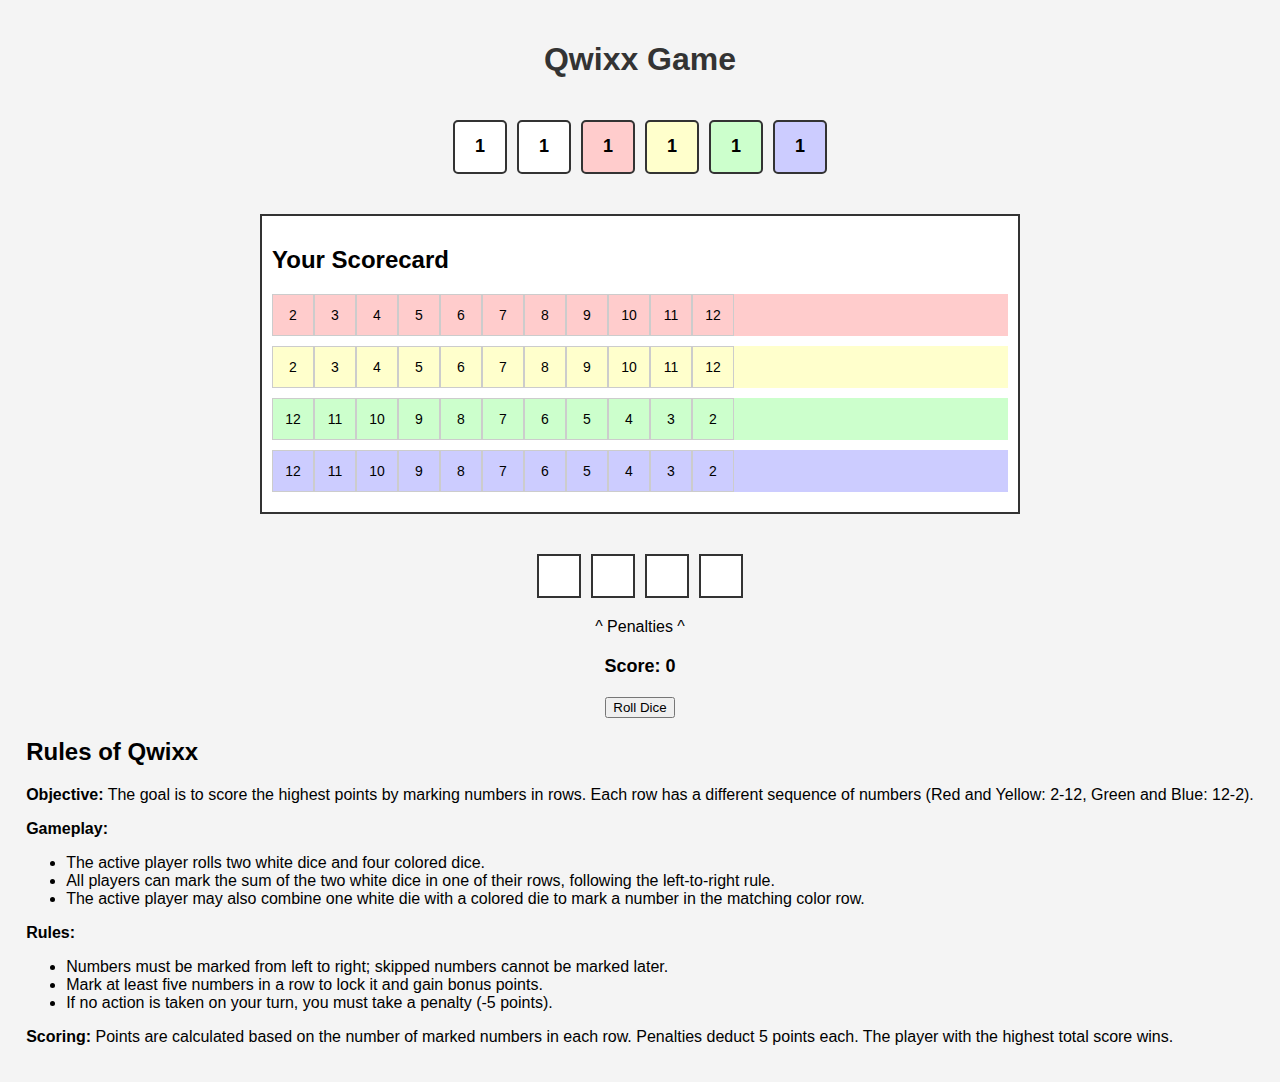
<file: html/aiwebapp.html>
<!DOCTYPE html>
<html lang="en">
<head>
    <meta charset="UTF-8">
    <meta name="viewport" content="width=device-width, initial-scale=1.0">
    <title>Qwixx Game</title>
    <style>
        body {
            font-family: Arial, sans-serif;
            display: flex;
            flex-direction: column;
            align-items: center;
            background-color: #f4f4f4;
            margin: 0;
            padding: 20px;
        }
        h1 {
            color: #333;
        }
        #board {
            display: flex;
            flex-direction: column;
            width: 100%;
            max-width: 800px;
        }
        .player-board {
            margin: 20px;
            padding: 10px;
            border: 2px solid #333;
            background-color: #fff;
        }
        .row {
            display: flex;
            margin-bottom: 10px;
        }
        .box {
            width: 40px;
            height: 40px;
            border: 1px solid #ccc;
            display: flex;
            justify-content: center;
            align-items: center;
            cursor: pointer;
            font-size: 14px;
        }
        .box.marked {
            background-color: #888;
            color: #fff;
        }
        .box.disabled {
            background-color: #ddd;
            cursor: not-allowed;
        }
        .red-row {
            background-color: #ffcccc;
        }
        .yellow-row {
            background-color: #ffffcc;
        }
        .green-row {
            background-color: #ccffcc;
        }
        .blue-row {
            background-color: #ccccff;
        }
        #dice {
            display: flex;
            margin: 20px;
            gap: 10px;
        }
        .dice {
            width: 50px;
            height: 50px;
            display: flex;
            justify-content: center;
            align-items: center;
            font-size: 18px;
            font-weight: bold;
            border: 2px solid #333;
            border-radius: 5px;
            text-align: center;
        }
        .red-dice {
            background-color: #ffcccc;
        }
        .yellow-dice {
            background-color: #ffffcc;
        }
        .green-dice {
            background-color: #ccffcc;
        }
        .blue-dice {
            background-color: #ccccff;
        }
        .white-dice {
            background-color: #ffffff;
            border-color: #333;
        }
        #penalties {
            margin: 20px;
            display: flex;
            gap: 10px;
        }
        .penalty {
            width: 40px;
            height: 40px;
            border: 2px solid #333;
            background-color: #fff;
            display: flex;
            justify-content: center;
            align-items: center;
            font-size: 16px;
            cursor: pointer;
        }
        .penalty.marked {
            background-color: #f00;
            color: #fff;
        }
        #score {
            margin: 20px;
            font-size: 18px;
            font-weight: bold;
        }
        #gameOver {
            display: none;
            flex-direction: column;
            align-items: center;
            margin-top: 20px;
        }
        #gameOver h2 {
            color: #f00;
        }
        #gameOver button {
            padding: 10px 20px;
            font-size: 16px;
            cursor: pointer;
        }
    </style>
</head>
<body>
    <h1>Qwixx Game</h1>
    <div id="dice">
        <div class="dice white-dice" id="whiteDice1">1</div>
        <div class="dice white-dice" id="whiteDice2">1</div>
        <div class="dice red-dice" id="redDice">1</div>
        <div class="dice yellow-dice" id="yellowDice">1</div>
        <div class="dice green-dice" id="greenDice">1</div>
        <div class="dice blue-dice" id="blueDice">1</div>
    </div>
    <div id="board">
        <div class="player-board" id="playerBoard">
            <h2>Your Scorecard</h2>
            <div class="row red-row" id="redRow"></div>
            <div class="row yellow-row" id="yellowRow"></div>
            <div class="row green-row" id="greenRow"></div>
            <div class="row blue-row" id="blueRow"></div>
        </div>
    </div>
    <div id="penalties">
        <div class="penalty" id="penalty1" onclick="takePenalty()"></div>
        <div class="penalty" id="penalty2" onclick="takePenalty()"></div>
        <div class="penalty" id="penalty3" onclick="takePenalty()"></div>
        <div class="penalty" id="penalty4" onclick="takePenalty()"></div>
    </div>
    <div>^ Penalties ^</div>
    <div id="score">Score: 0</div>
    <div id="gameOver">
        <h2>Game Over</h2>
        <button onclick="restartGame()">Play Again?</button>
    </div>
    <button id="rollDice">Roll Dice</button>
    <div id="rules">
        <h2>Rules of Qwixx</h2>
        <p><strong>Objective:</strong> The goal is to score the highest points by marking numbers in rows. Each row has a different sequence of numbers (Red and Yellow: 2-12, Green and Blue: 12-2).</p>
        <p><strong>Gameplay:</strong></p>
        <ul>
            <li>The active player rolls two white dice and four colored dice.</li>
            <li>All players can mark the sum of the two white dice in one of their rows, following the left-to-right rule.</li>
            <li>The active player may also combine one white die with a colored die to mark a number in the matching color row.</li>
        </ul>
        <p><strong>Rules:</strong></p>
        <ul>
            <li>Numbers must be marked from left to right; skipped numbers cannot be marked later.</li>
            <li>Mark at least five numbers in a row to lock it and gain bonus points.</li>
            <li>If no action is taken on your turn, you must take a penalty (-5 points).</li>
        </ul>
        <p><strong>Scoring:</strong> Points are calculated based on the number of marked numbers in each row. Penalties deduct 5 points each. The player with the highest total score wins.</p>
    </div>
    <script>
        const rows = ["red", "yellow", "green", "blue"];
        const diceElements = {
            white1: document.getElementById("whiteDice1"),
            white2: document.getElementById("whiteDice2"),
            red: document.getElementById("redDice"),
            yellow: document.getElementById("yellowDice"),
            green: document.getElementById("greenDice"),
            blue: document.getElementById("blueDice")
        };

        let score = 0;
        let penalties = 0;

        function initializeBoard() {
            rows.forEach(color => {
                const row = document.getElementById(`${color}Row`);
                const start = color === "red" || color === "yellow" ? 2 : 12;
                const end = color === "red" || color === "yellow" ? 12 : 2;
                const step = start < end ? 1 : -1;

                for (let i = start; step > 0 ? i <= end : i >= end; i += step) {
                    const box = document.createElement("div");
                    box.classList.add("box");
                    box.dataset.value = i;
                    box.dataset.color = color;
                    box.textContent = i;
                    box.addEventListener("click", () => toggleBox(box));
                    row.appendChild(box);
                }
            });
        }

        function toggleBox(box) {
            const row = document.getElementById(`${box.dataset.color}Row`);
            const value = parseInt(box.dataset.value);

            if (!box.classList.contains("marked")) {
                const previousBoxes = Array.from(row.children).filter(b => parseInt(b.dataset.value) < value);
                const lastMarked = previousBoxes.reverse().find(b => b.classList.contains("marked"));
                if (lastMarked && parseInt(lastMarked.dataset.value) > value) {
                    alert("You cannot mark this box because it's to the left of an already marked number.");
                    return;
                }
                box.classList.add("marked");
            } else {
                const nextBoxes = Array.from(row.children).filter(b => parseInt(b.dataset.value) > value && b.classList.contains("marked"));
                if (nextBoxes.length > 0) {
                    alert("You cannot unmark this box because there are numbers marked after it.");
                    return;
                }
                box.classList.remove("marked");
            }

            updateScore();
        }

        function updateScore() {
            score = 0;
            rows.forEach(color => {
                const row = document.getElementById(`${color}Row`);
                const markedBoxes = row.querySelectorAll(".box.marked").length;
                score += (markedBoxes * (markedBoxes + 1)) / 2;
            });
            score -= penalties * 5;
            document.getElementById("score").textContent = `Score: ${score}`;

            if (penalties === 4) {
                endGame();
            }
        }

        function rollDice() {
            const roll = () => Math.floor(Math.random() * 6) + 1;
            diceElements.white1.textContent = roll();
            diceElements.white2.textContent = roll();
            diceElements.red.textContent = roll();
            diceElements.yellow.textContent = roll();
            diceElements.green.textContent = roll();
            diceElements.blue.textContent = roll();
        }

        function takePenalty() {
            if (penalties < 4) {
                penalties++;
                document.getElementById(`penalty${penalties}`).classList.add("marked");
                updateScore();
            }
        }

        function endGame() {
            document.getElementById("gameOver").style.display = "flex";
        }

        function restartGame() {
            score = 0;
            penalties = 0;
            document.getElementById("score").textContent = "Score: 0";
            document.getElementById("gameOver").style.display = "none";
            document.querySelectorAll(".box.marked").forEach(box => box.classList.remove("marked"));
            document.querySelectorAll(".penalty.marked").forEach(penalty => penalty.classList.remove("marked"));
            document.querySelectorAll(".row").forEach(row => row.innerHTML = "");
            initializeBoard();
        }

        document.getElementById("rollDice").addEventListener("click", rollDice);
        initializeBoard();
    </script>
</body>
</html>
</file>
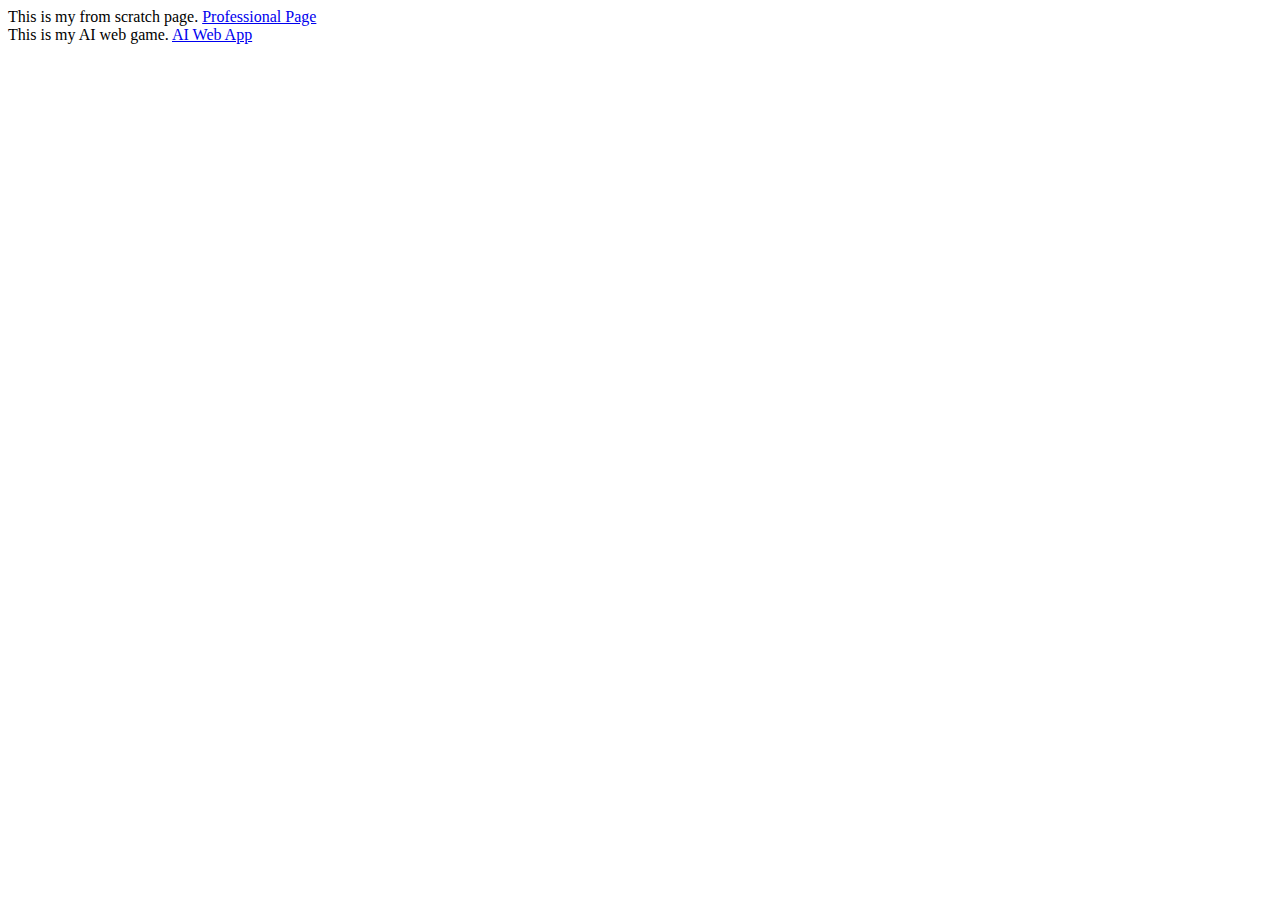
<file: html/scratch.html>
<!DOCTYPE html>
<html lang="en">
<head>
    <meta charset="UTF-8">
    <meta name="viewport" content="width=device-width, initial-scale=1.0">
    <title>Document</title>
</head>
<body>
    This is my from scratch page.
    <a href="../index.html">Professional Page</a><br>
    This is my AI web game.
    <a href="aiwebapp.html">AI Web App</a><br>

    
    <div class='tableauPlaceholder' id='viz1733333877717' style='position: relative'><noscript><a href='#'><img alt='Commercial Market Outlook ' src='https:&#47;&#47;public.tableau.com&#47;static&#47;images&#47;Bo&#47;BoeingCommercialMarketOutlook2018-2037&#47;CommercialMarketOutlook&#47;1_rss.png' style='border: none' /></a></noscript><object class='tableauViz'  style='display:none;'><param name='host_url' value='https%3A%2F%2Fpublic.tableau.com%2F' /> <param name='embed_code_version' value='3' /> <param name='site_root' value='' /><param name='name' value='BoeingCommercialMarketOutlook2018-2037&#47;CommercialMarketOutlook' /><param name='tabs' value='no' /><param name='toolbar' value='yes' /><param name='static_image' value='https:&#47;&#47;public.tableau.com&#47;static&#47;images&#47;Bo&#47;BoeingCommercialMarketOutlook2018-2037&#47;CommercialMarketOutlook&#47;1.png' /> <param name='animate_transition' value='yes' /><param name='display_static_image' value='yes' /><param name='display_spinner' value='yes' /><param name='display_overlay' value='yes' /><param name='display_count' value='yes' /><param name='language' value='en-US' /></object></div>                <script type='text/javascript'>                    var divElement = document.getElementById('viz1733333877717');                    var vizElement = divElement.getElementsByTagName('object')[0];                    vizElement.style.width='1290px';vizElement.style.height='1027px';                    var scriptElement = document.createElement('script');                    scriptElement.src = 'https://public.tableau.com/javascripts/api/viz_v1.js';                    vizElement.parentNode.insertBefore(scriptElement, vizElement);                </script>
    <br><br>

    <iframe src="https://www.sportcourtoforegon.com/" width="1290" height="750" frameborder="0"></iframe>

</body>
</html>
</file>
